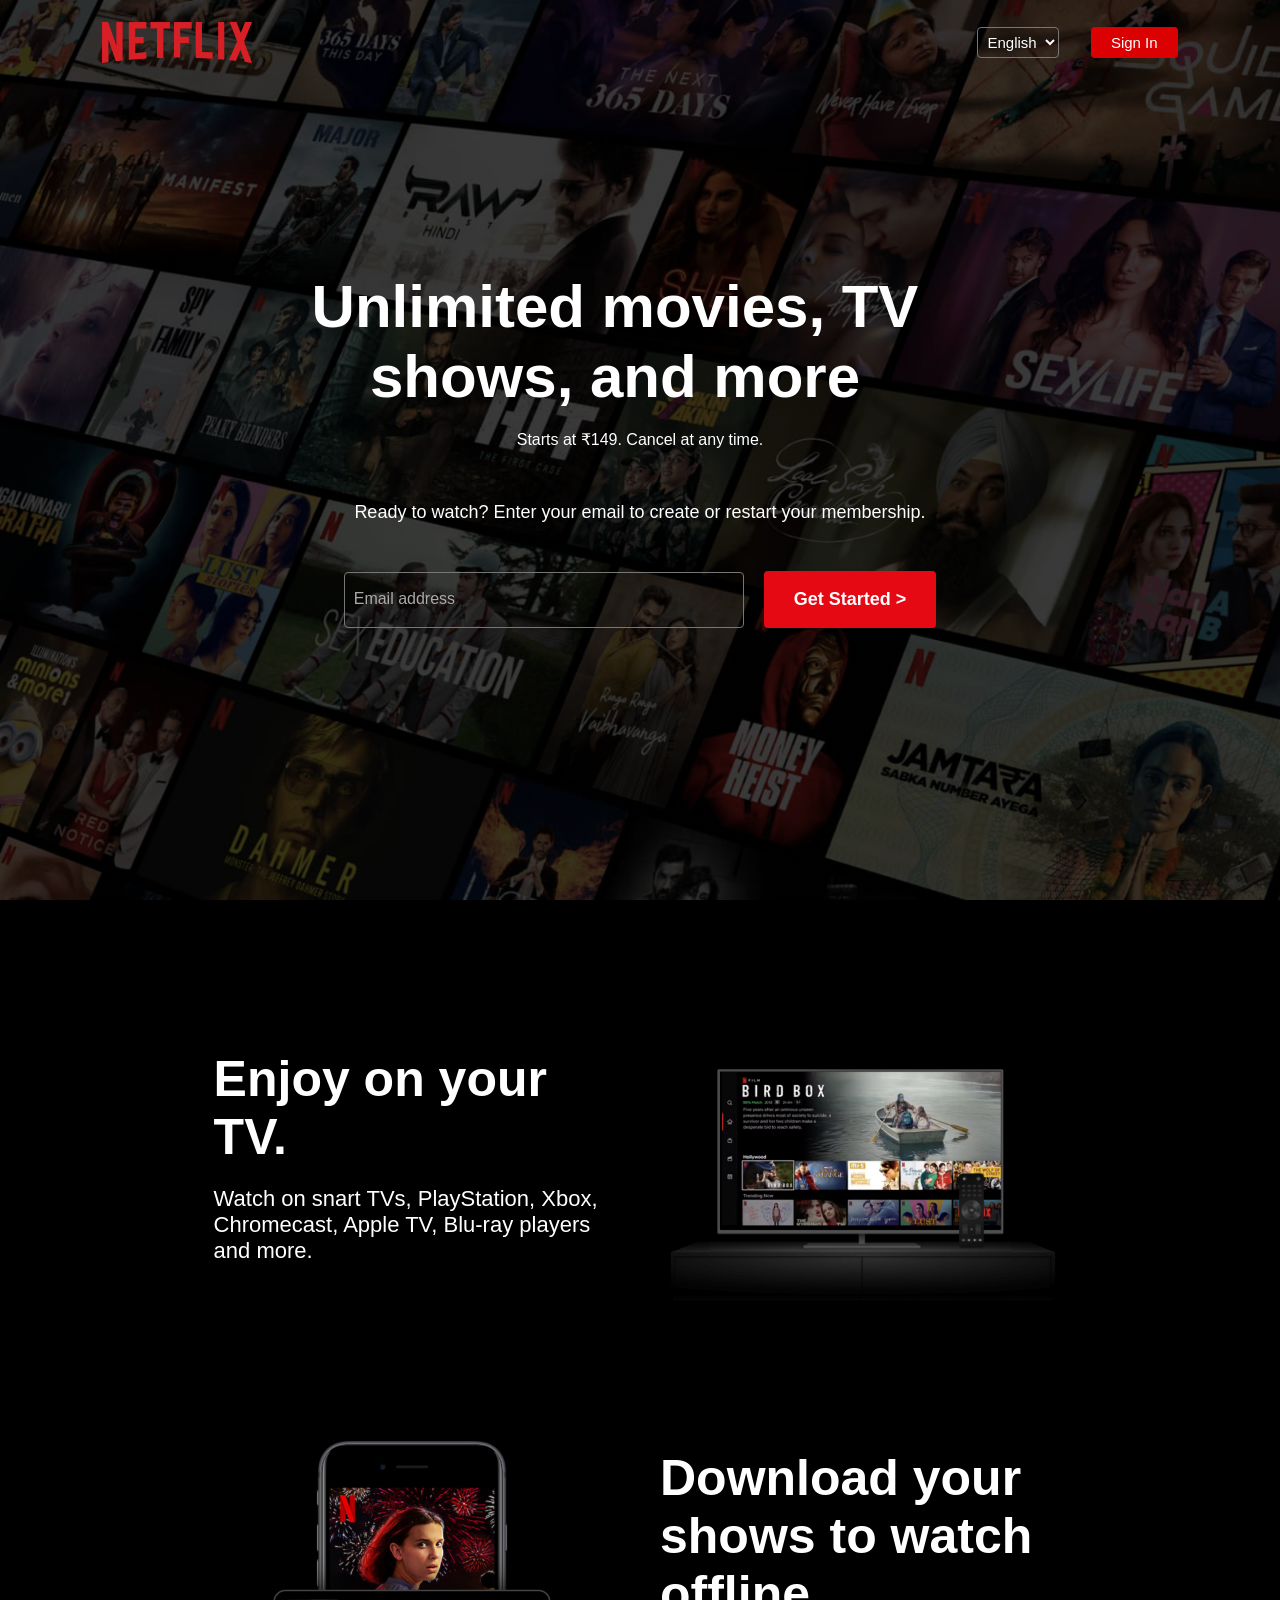
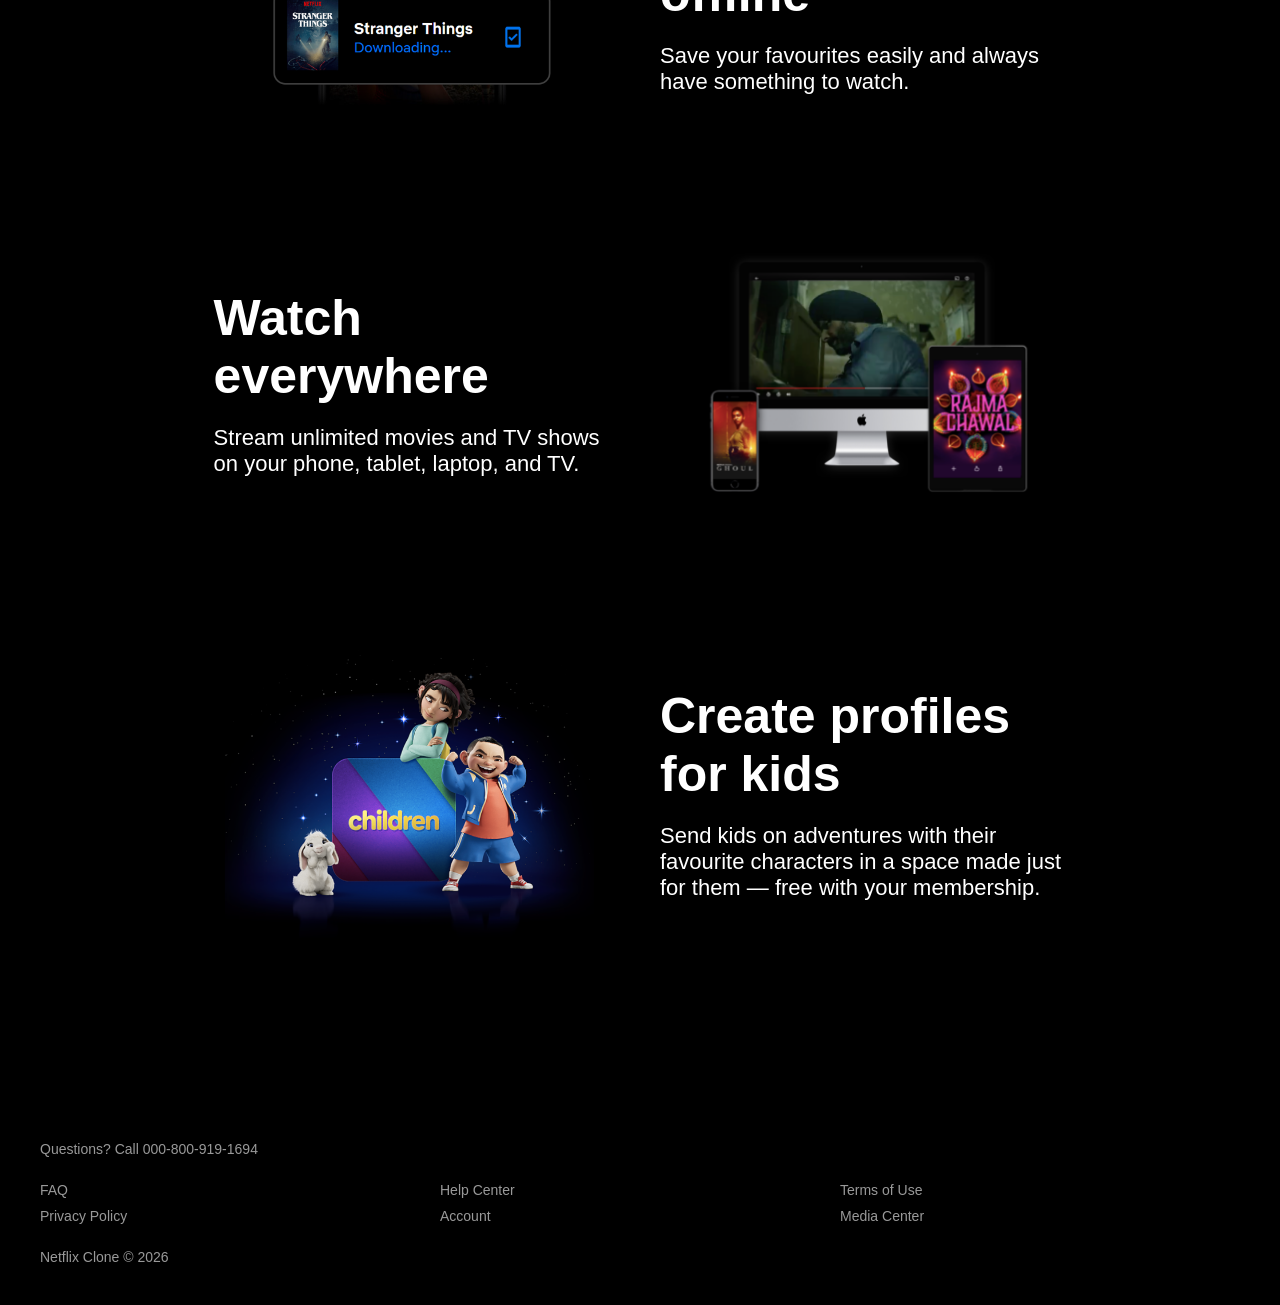
<file: index.html>
<!DOCTYPE html>
<html lang="en">
    <head>
        <meta charset="UTF-8">
        <title>movie-app-clone</title>
        <link rel="stylesheet" href="style6.css">
        <meta name="viewport" content="width=device-width, initial-scale=1.0">
    </head>
    <body>
        <div class="header">
            <nav>
                <img src="images/logo.png" class="logo">
                <div>
                    <button class="btn"> <select>
                            <option>English</option>
                            <option>Tamil</option></select> </button>
                    <button id="signinBtn">Sign In</button>
                </div>
            </nav>

            <div class="header-content">
                <h1>Unlimited movies, TV shows, and more</h1><br>
                <h4>Starts at ₹149. Cancel at any time.</h4><br>
                <p>Ready to watch? Enter your email to create or restart your membership.</p><br>
                <!-- <form class="email-signup">
                     <div class="email-box">
                        <input type="email" id="email" required><label>Email address</label></div>
                     <button type="button" class="get-started-btn" onclick="goToSignIn()"> Get Started</button>
                </form> -->
                <div class="email-container">
                    <div class="email-box">
                        <input type="email" id="email" required>
                        <label>Email address</label>
                    </div>
                    <button type="button" class="get-started-btn" id="getStartedBtn">
                     Get Started >
                    </button>
                </div>
            </div>
        </div>

        <div class="features">

            <div class="row">
                <div class="text-col">
                    <h2>Enjoy on your TV.</h2>
                    <p>Watch on snart TVs, PlayStation, Xbox, Chromecast, Apple TV, Blu-ray players and more.</p>
                </div>
                <div class="img-col">
                    <img src="images/feature-1.png">
                </div>
            </div>

            <div class="row">
                <div class="img-col">
                    <img src="images/feature-2.png">
                </div>
                <div class="text-col">
                    <h2>Download your shows to watch offline</h2>
                    <p>Save your favourites easily and always have something to watch.</p>
                </div>
            </div>

            <div class="row">
                <div class="text-col">
                    <h2>Watch everywhere</h2>
                    <p>Stream unlimited movies and TV shows on your phone, tablet, laptop, and TV.</p>
                </div>
                <div class="img-col">
                    <img src="images/feature-3.png">
                </div>
            </div>

            <div class="row">
                <div class="img-col">
                    <img src="images/feature-4.png">
                </div>

                <div class="text-col">
                    <h2>Create profiles for kids</h2>
                    <p>Send kids on adventures with their favourite characters in a space made just for them — free with your membership.</p>
                </div>
            </div>
        </div>

        <script src="index.js"></script>

        <footer class="footer">

          <p>Questions? Call 000-800-919-1694</p>

          <div class="footer-links">
            <a href="#">FAQ</a>
            <a href="#">Help Center</a>
            <a href="#">Terms of Use</a>
            <a href="#">Privacy Policy</a>
            <a href="#">Account</a>
            <a href="#">Media Center</a>
          </div>

          <p class="copyright">Netflix Clone © 2026</p>

        </footer>
    </body>
</html>
</file>
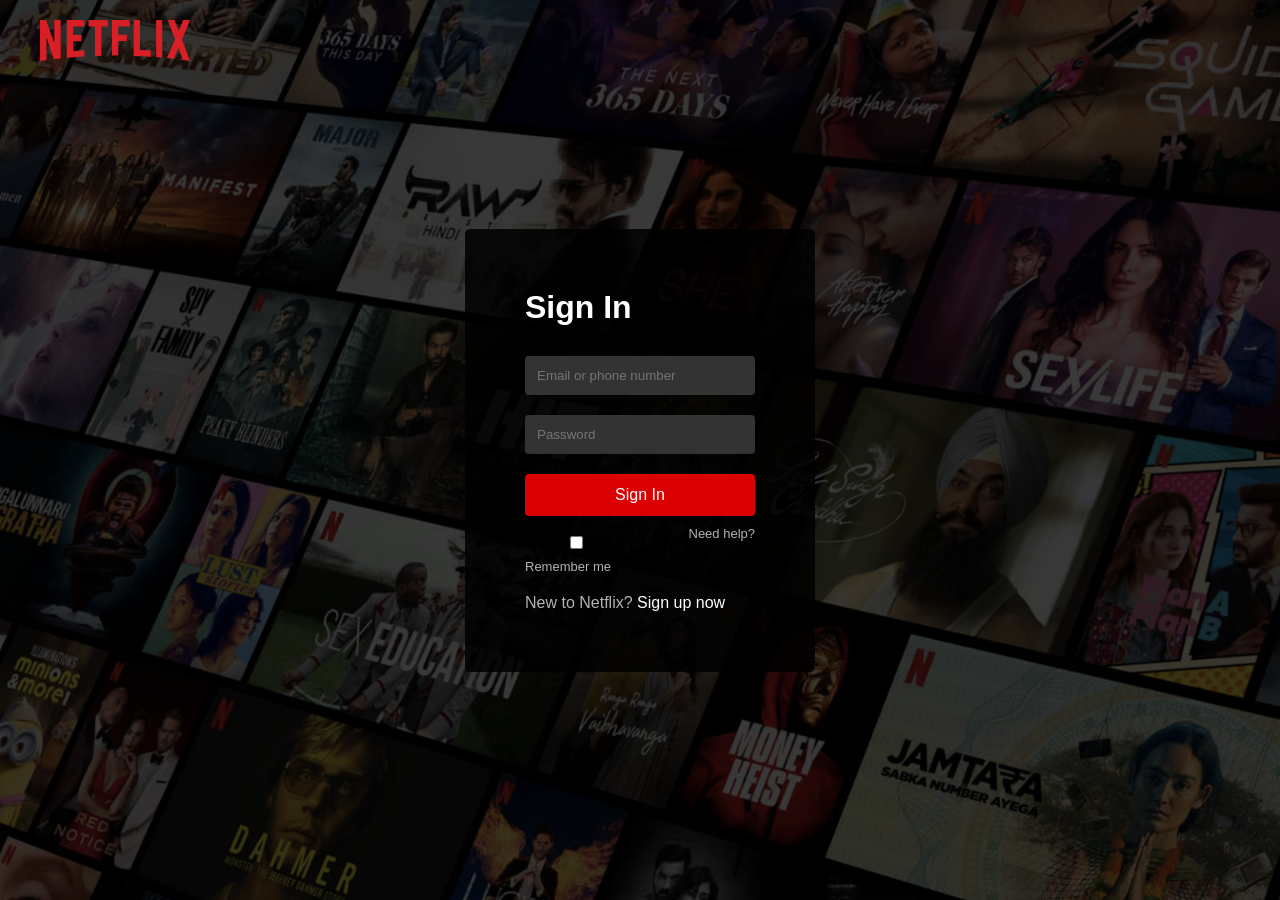
<file: home.html>
<!DOCTYPE html>
<html>
<head>
  <title>Netflix Home</title>
  <link rel="stylesheet" href="home.css">
</head>

<body>

<!-- Navbar -->
<nav class="navbar">
  <img src="./images/logo.png" class="logo">

  <div class="nav-right">
    <input type="text" id="searchBar" placeholder="Search movies, shows, genres..." class="search">
    <button id="logoutBtn">Logout</button>
  </div>
</nav>
<p id="searchStatus" class="search-status">Search premium titles instantly by name.</p>

<!-- Movies Section -->
<div class="movies">

  <h2>Popular on Netflix</h2>

  <div class="movie-row">


    <div class="movie-card">
      <img src="./images/movie1.jpg.jfif">
      <div class="overlay">
        <button class="play-btn">▶ Play</button>
        <button class="list-btn">+ My List</button>
      </div>
    </div>
     <div class="movie-card">
      <img src="./images/movie2.jpg.jfif">
      <div class="overlay">
        <button class="play-btn">▶ Play</button>
        <button class="list-btn">+ My List</button>
      </div>
    </div>
     <div class="movie-card">
      <img src="./images/movie3.jpg.jfif">
      <div class="overlay">
        <button class="play-btn">▶ Play</button>
        <button class="list-btn">+ My List</button>
      </div>
    </div>
     <div class="movie-card">
      <img src="./images/movie4.jpg.jfif">
      <div class="overlay">
        <button class="play-btn">▶ Play</button>
        <button class="list-btn">+ My List</button>
      </div>
    </div>
     <div class="movie-card">
      <img src="./images/movie5.jpg.jfif">
      <div class="overlay">
        <button class="play-btn">▶ Play</button>
        <button class="list-btn">+ My List</button>
      </div>
    </div>
     <div class="movie-card">
      <img src="./images/movie6.jpg.jfif">
      <div class="overlay">
        <button class="play-btn">▶ Play</button>
        <button class="list-btn">+ My List</button>
      </div>
    </div>
     <div class="movie-card">
      <img src="./images/movie7.jpg.jfif">
      <div class="overlay">
        <button class="play-btn">▶ Play</button>
        <button class="list-btn">+ My List</button>
      </div>
    </div>
     <div class="movie-card">
      <img src="./images/movie8.jpg.jfif">
      <div class="overlay">
        <button class="play-btn">▶ Play</button>
        <button class="list-btn">+ My List</button>
      </div>
    </div>
     <div class="movie-card">
      <img src="./images/movie9.jpg.jfif">
      <div class="overlay">
        <button class="play-btn">▶ Play</button>
        <button class="list-btn">+ My List</button>
      </div>
    </div>
     <div class="movie-card">
      <img src="./images/movie1.jpg.jfif">
      <div class="overlay">
        <button class="play-btn">▶ Play</button>
        <button class="list-btn">+ My List</button>
      </div>
    </div>
  </div>

  <h2>Trending Now</h2>

  <div class="movie-row">
    <div class="movie-card">
      <img src="./images/movie1.jpg.jfif">
      <div class="overlay">
        <button class="play-btn">▶ Play</button>
        <button class="list-btn">+ My List</button>
      </div>
    </div>
     <div class="movie-card">
      <img src="./images/movie2.jpg.jfif">
      <div class="overlay">
        <button class="play-btn">▶ Play</button>
        <button class="list-btn">+ My List</button>
      </div>
    </div>
     <div class="movie-card">
      <img src="./images/movie3.jpg.jfif">
      <div class="overlay">
        <button class="play-btn">▶ Play</button>
        <button class="list-btn">+ My List</button>
      </div>
    </div>
     <div class="movie-card">
      <img src="./images/movie4.jpg.jfif">
      <div class="overlay">
        <button class="play-btn">▶ Play</button>
        <button class="list-btn">+ My List</button>
      </div>
    </div>
     <div class="movie-card">
      <img src="./images/movie5.jpg.jfif">
      <div class="overlay">
        <button class="play-btn">▶ Play</button>
        <button class="list-btn">+ My List</button>
      </div>
    </div>
     <div class="movie-card">
      <img src="./images/movie6.jpg.jfif">
      <div class="overlay">
        <button class="play-btn">▶ Play</button>
        <button class="list-btn">+ My List</button>
      </div>
    </div>
     <div class="movie-card">
      <img src="./images/movie7.jpg.jfif">
      <div class="overlay">
        <button class="play-btn">▶ Play</button>
        <button class="list-btn">+ My List</button>
      </div>
    </div>
     <div class="movie-card">
      <img src="./images/movie8.jpg.jfif">
      <div class="overlay">
        <button class="play-btn">▶ Play</button>
        <button class="list-btn">+ My List</button>
      </div>
    </div>
     <div class="movie-card">
      <img src="./images/movie9.jpg.jfif">
      <div class="overlay">
        <button class="play-btn">▶ Play</button>
        <button class="list-btn">+ My List</button>
      </div>
    </div>
     <div class="movie-card">
      <img src="./images/movie1.jpg.jfif">
      <div class="overlay">
        <button class="play-btn">▶ Play</button>
        <button class="list-btn">+ My List</button>
      </div>
    </div>
  </div>

</div>

<script src="home.js"></script>
</body>
</html>
</file>
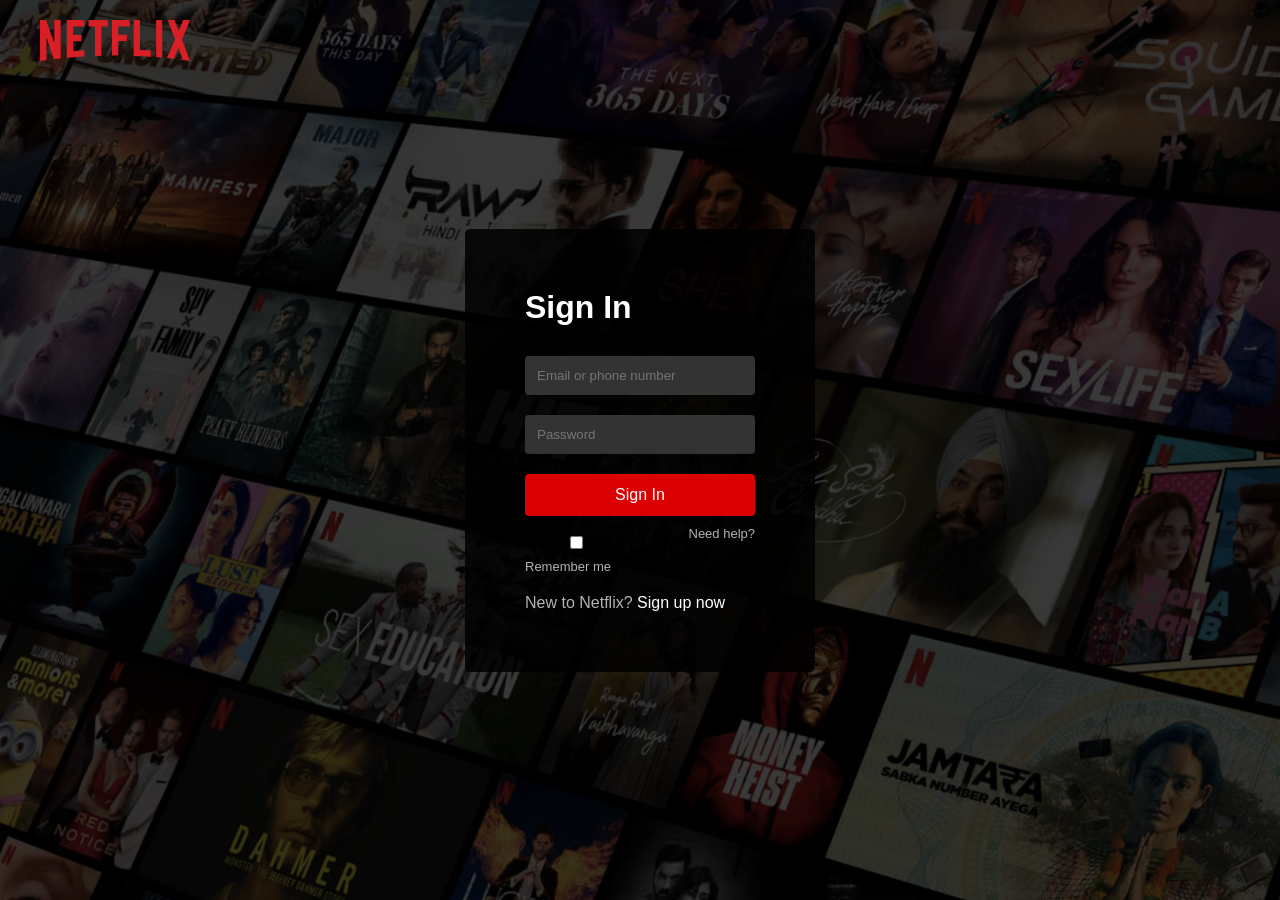
<file: signin.html>
<!DOCTYPE html>
<html lang="en">
<head>
  <meta charset="UTF-8">
  <title>Netflix - Sign In</title>
  <link rel="stylesheet" href="signin.css">
</head>

<body>

<img src="images/logo.png" style="position:absolute; top:20px; left:40px; width:150px;">

<div class="signin-container">

  <div class="signin-box">
    <h1>Sign In</h1>

    <form id="loginForm">
      <input id="emailInput" type="text" placeholder="Email or phone number" required>
      <input id="passwordInput" type="password" placeholder="Password" required>

      <button type="submit">Sign In</button>

      <div class="help">
        <label>
          <input type="checkbox"> Remember me
        </label>
        <span>Need help?</span>
      </div>
    </form>

    <p class="signup-text">
      New to Netflix? <span id="signupNow">Sign up now</span>
    </p>

  </div>

</div>

<script src="./signin.js"></script>
</body>
</html>
</file>
<file: style6.css>
* {
  margin: 0;
  padding: 0;
  box-sizing: border-box;
  font-family: Arial;

}body{
    background-color: black;
    color: white;

}

.header{
    width: 100%;
    height: 100vh;
    background-image: linear-gradient(rgba(0,0,0,0.7),rgba(0,0,0,0.7)), url(images/header-image.png);
    background-size: cover;
    background-position: center;
    padding: 10px 8%;
}

nav{
    display: flex;
    align-items: center;
    justify-content: space-between;
    padding-right: 10px 0;    
}

.logo{
    width: 150px;
    cursor: pointer;
}

nav button{
    border: 0;
    outline: 0;
    background: #db0001;
    color: hsl(0, 0%, 100%);
    padding: 7px 20px;
    font-size: 15px;
    border-radius: 4px;
    margin-left: 10px;
    cursor: pointer;
}

.btn{
    background-color: #db0001; 
    background: transparent;
    padding: 7px ;
    font-size: 15px;
    border-radius: 4px;
    margin: 10px;
    cursor: pointer;
}

select{
    background: transparent;
    color: #ffff;
    /* border: transparent; */
    font-size: 15px;
    padding: 5px;
    border-radius: 4px;
}

.header-content{
    position: absolute;
    top:50%;
    left: 50%;
    transform: translate(-50%, -50%);
    text-align: center ;
    width: 100%;
    max-width: 700px;
    margin-top: 0;
}

.header-content h1{
    font-size: 60px;
    line-height: 70px;
    font-weight: 600;
    max-width: 650px;
}
.header-content p{
    margin-top: 15px;
    font-size: 18px;
}
.header-content h4{
    font-weight: 400;
    margin-bottom: 20px;
}
/* .email-box{
    position: relative;
    width: 400px;
}

.email-box input{
    width: 100%;
    padding: 18px 10px;
    background: transparent;
    border: 1px solid #777;
    color: white;
    font-size: 16px;
    outline: none;
    border-radius: 4px;
}

.email-box label{
    position: absolute;
    left: 10px;
    top: 18px;
    color: #aaa;
    font-size: 16px;
    transition: 0.3s;
    pointer-events: none;
} */

/* 🔥 Floating effect */
.email-box input:focus + label,
.email-box input:valid + label{
    top: -8px;
    font-size: 12px;
    color: #ccc;
}
.email-container{
    display: flex;
    justify-content: center;
    align-items: center;
    gap: 10px;
    margin-top: 30px;
}

.email-box{
    position: relative;
    width: 400px;
}

.email-box input{
    width: 100%;
    padding: 18px 10px;
    background: transparent;
    border: 1px solid #777;
    color: white;
    font-size: 16px;
    outline: none;
    border-radius: 4px;
}

.email-box label{
    position: absolute;
    left: 10px;
    top: 18px;
    color: #aaa;
    font-size: 16px;
    transition: 0.3s;
}
.email-box input:focus{
    border-color: #fff;
    box-shadow: 0 0 5px rgba(255,255,255,0.3);
}
/* .email-signup{
    background: #ffff;
    border-radius: 4px;
    display: flex;
    align-items: center;
    margin-top: 30px;
    overflow: hidden;
}
.email-signup input{
    flex: 1;
    border: 0;
    outline: 0;
    margin-left: 20px;
}

.email-signup button{
    background: #db0001;
    border: 0;
    outline: 0;
    color: #ffff;
    font-size: 16px;
    cursor: pointer;
    padding: 15px 30px;
}   */

/*----------features-----------*/

.features{
    padding: 50px 12%;
    font-size: 22px;
}

.row{
    display: flex;
    width: 100%;
    justify-content: space-between;
    align-items: center;
    flex-wrap: wrap;
    padding: 50px 0;
    opacity: 0;
    transform: translateY(50px);
    transition: 0.5s;
}

/* .text-col{
    flex-basis: 50%;
    margin-bottom: 20px;
} */
@media(max-width:768px){
    .row{
        flex-direction: column;
        text-align: center;
    }
    .text-col, .img-col{
        flex-basis: 100%;
    }
    .img-col img{
        width: 100%;
        max-width: 350px;
    }
    .header-content h1{
        font-size: 32px;
    }
}
.text-col, .img-col{
    flex: 1;
    padding: 20px;
}
 .img-col{
    display: flex;
    justify-content: center;
    align-items: center;
    transform: scale(1.05);
} 
.img-col img{
    width:  90%;
    max-width: 550px;
    height: auto;
    display: block;
    margin: auto;
    object-fit: contain;
    transition: transform 0.3s ease;
}
.features{
    max-width: 1200px;
    margin: auto;
    padding: 50px 12%;
}
.features h2{
    font-size: 50px;
    font-weight: 600;
    margin-bottom: 20px;
}
.get-started-btn{
    background: #e50914;
    color: white;
    border: none;
    padding: 18px 30px;
    font-size: 18px;
    font-weight: 600;
    cursor: pointer;
    border-radius: 4px;
    margin-left: 10px;
    transition: 0.3s;
}

.get-started-btn:hover{
    background: #f6121d;
}
select{
    background: transparent;
    color: rgb(255, 255, 255);
}

select:focus{
    color: rgb(255, 255, 255);
    background: transparent;
}

select option{
    color: black;
    background: transparent;
}
 .footer {
  background: black;
  color: #999;
  padding: 40px;
  margin-top: 50px;
}

.footer-links {
  display: grid;
  grid-template-columns: repeat(3, 1fr);
  margin: 20px 0;
}

.footer-links a {
  color: #999;
  text-decoration: none;
  margin: 5px 0;
  font-size: 14px;
}

.footer-links a:hover {
  text-decoration: underline;
}

.footer p {
  font-size: 14px;
}
</file>
<file: home.css>
*{
  margin: 0;
  padding: 0;
  font-family: Arial;
  box-sizing: border-box;
}

body {
  background: black;
  color: white;
  font-family: Arial;
}

.navbar {
  display: flex;
  justify-content: space-between;
  padding: 20px;
}

.logo{
    width: 150px;
    cursor: pointer;
}

button {
  background: red;
  color: white;
  border: none;
  padding: 8px 15px;
  cursor: pointer;
}

.list-btn {
  background: gray;
}

.search {
  min-width: 260px;
  padding: 10px 12px;
  border-radius: 4px;
  border: none;
  outline: none;
  font-size: 15px;
}

.search-status {
  color: #b3b3b3;
  font-size: 14px;
  margin: 8px 20px 0 20px;
}

.movies {
  padding: 20px;
}

.movie-row {
  display: flex;
  overflow-x: scroll;
  align-items: center;  /* 🔥 FIX */
}

.movie-row::-webkit-scrollbar {
  display: none;
}

.movie-row img {
  width: 150px;
  margin: 10px;
  border-radius: 5px;
  transition: 0.3s;
}

.movie-row img:hover {
  transform: scale(1.1);
}

/* Movie hover effect */

.movie-card {
  position: relative;
  margin: 10px;
  flex: 0 0 auto;
}

.movie-card img {
  width: 150px;
  height: 220px;  
  object-fit: cover; 
  border-radius: 5px;
  transition: transform 0.4s ease, box-shadow 0.4s ease;
}

.movie-title {
  color: #fff;
  font-size: 14px;
  font-weight: 600;
  margin-top: 8px;
  text-align: center;
  max-width: 150px;
  overflow: hidden;
  text-overflow: ellipsis;
  white-space: nowrap;
}

.overlay {
  position: absolute;
  top: 0;
  left: 0;
  width: 150px;
  height: 100%;
  background: rgba(0, 0, 0, 0.6);
  display: flex;
  justify-content: center;
  align-items: center;
  opacity: 0;
  transition: opacity 0.4s ease;
  border-radius: 5px;
}

.play-btn {
  background: white;
  color: black;
  border: none;
  padding: 8px 14px;
  cursor: pointer;
  font-weight: bold;
  border-radius: 4px;
  transform: scale(0.8);
  transition: transform 0.3s ease;
}

.movie-card:hover img {
  transform: scale(1.15);
  box-shadow: 0 10px 25px rgba(255, 0, 0, 0.6); /* red glow */
}

.movie-card:hover .overlay {
  opacity: 1;
}

.movie-card:hover .play-btn {
  transform: scale(1);
}

.nav-right {
  display: flex;
  gap: 10px;
  align-items: center;
}

.search {
  padding: 6px 10px;
  border-radius: 4px;
  border: none;
}
</file>
<file: signin.css>
*{
  margin: 0;
  padding: 0;
  font-family: Arial;
  box-sizing: border-box;
}

body{
  background: url("./images/header-image.png") no-repeat center center/cover;
  height: 100vh;
  display: flex;
  justify-content: center;
  align-items: center;
}

.signin-container{
  background: rgba(0,0,0,0.7);
  width: 100%;
  height: 100vh;
  display: flex;
  justify-content: center;
  align-items: center;
}

.signin-box{
  background: rgba(0,0,0,0.85);
  padding: 60px;
  width: 350px;
  border-radius: 5px;
}

.signin-box h1{
  color: white;
  margin-bottom: 20px;
}

.signin-box input{
  width: 100%;
  padding: 12px;
  margin: 10px 0;
  border: none;
  border-radius: 4px;
  background: #333;
  color: white;
}

.signin-box button{
  width: 100%;
  padding: 12px;
  background: #db0001;
  border: none;
  color: white;
  font-size: 16px;
  margin-top: 10px;
  cursor: pointer;
  border-radius: 4px;
}

.help{
  display: flex;
  justify-content: space-between;
  font-size: 13px;
  color: #b3b3b3;
  margin-top: 10px;
}

.signup-text{
  margin-top: 20px;
  color: #b3b3b3;
}

.signup-text span{
  color: white;
  cursor: pointer;
}
</file>
